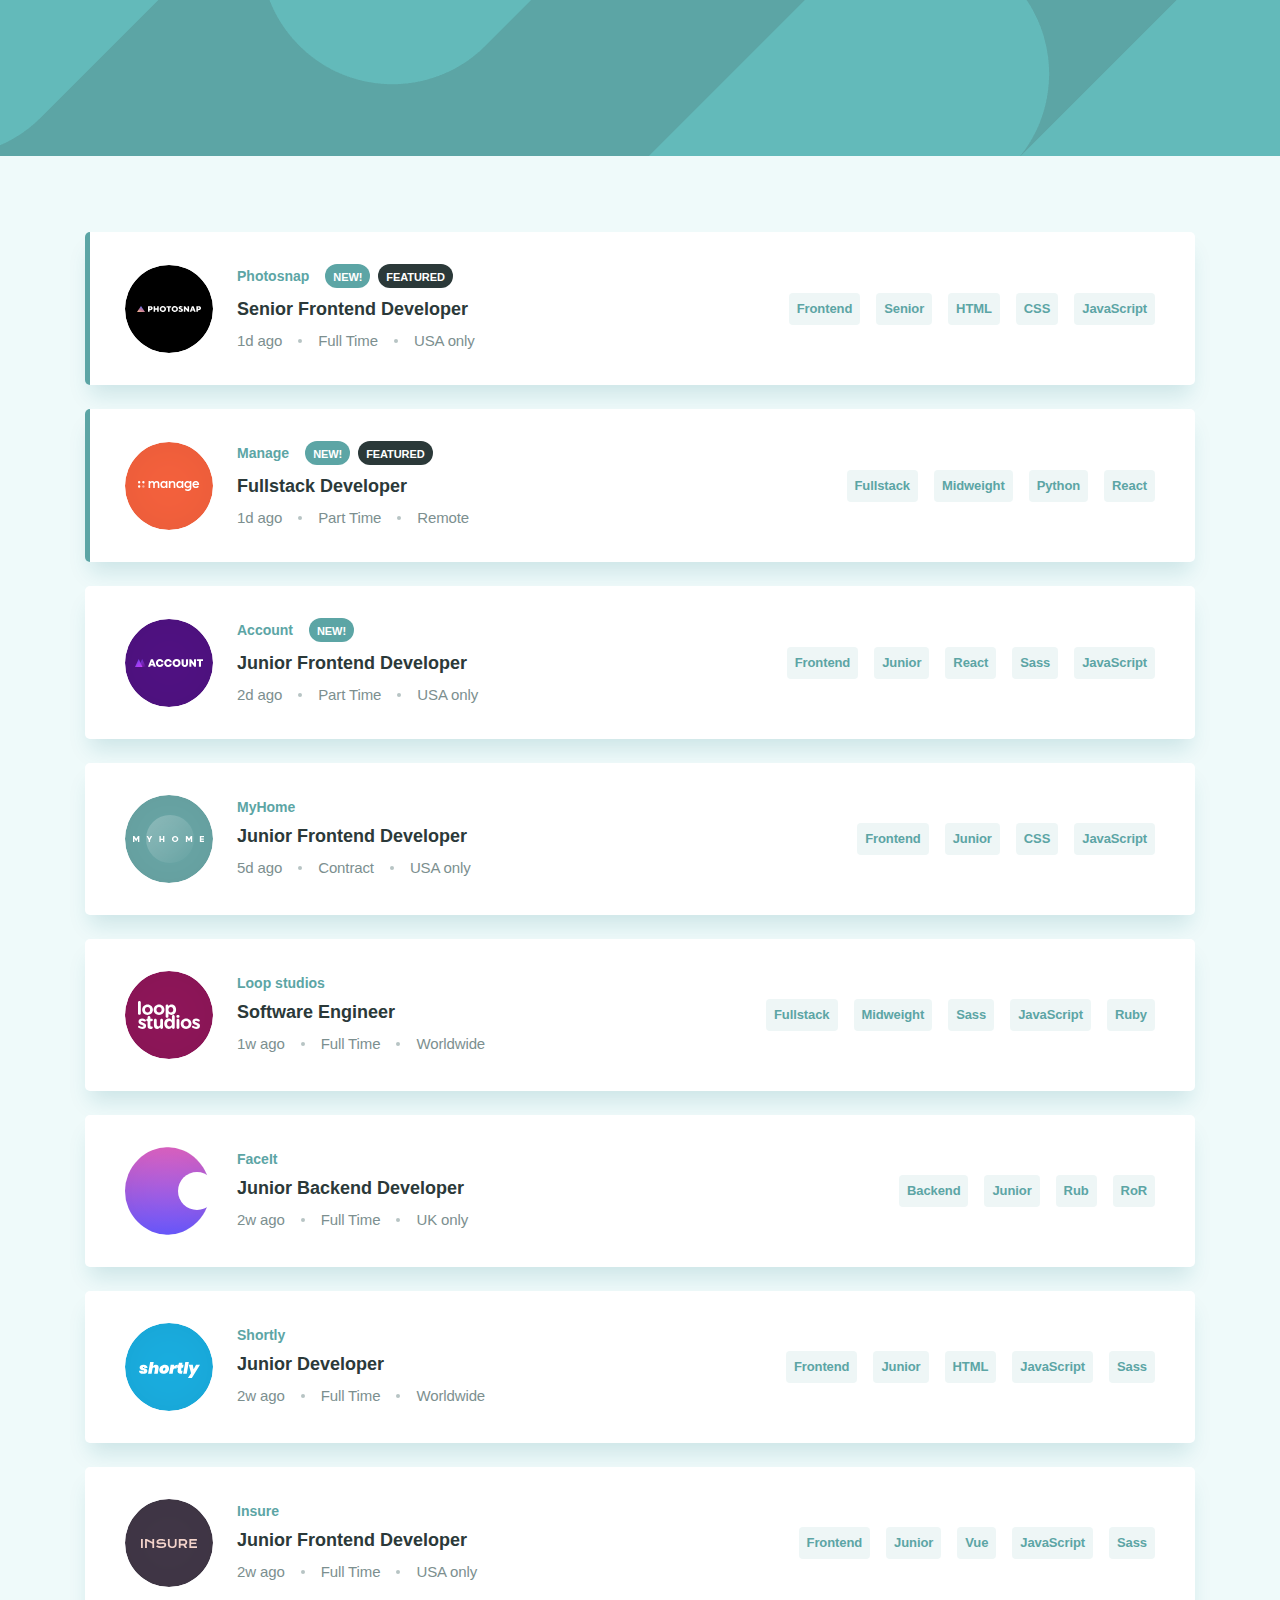
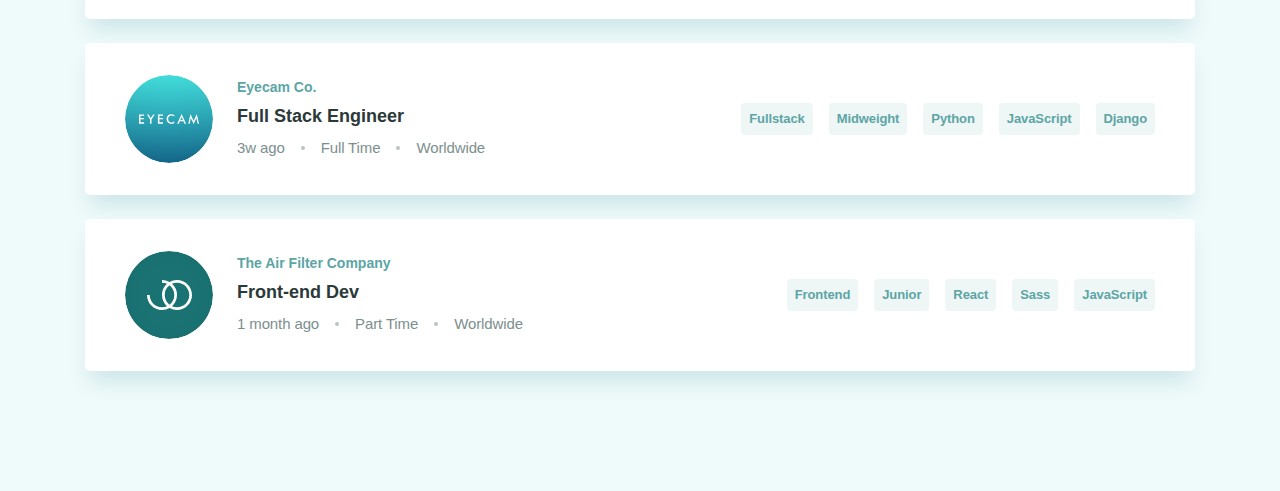
<file: index.html>
<!DOCTYPE html>
<html lang="en">
<head>
    <meta charset="UTF-8">
    <meta name="viewport" content="width=device-width, initial-scale=1.0">
    <title>Job-listings</title>
    <!-- STYLESHEETS -->
    <link rel="stylesheet" href="css/normalazie.css">
    <link rel="stylesheet" href="css/style.css">
</head>
<body>   
    <div class="site-header">
        
    </div>
    <!-- MAIN -->
    <main class="main-content">
        <div class="container">
            <ul class="job-listings">
                <li class="job-listings-item job-listings-item-featured">
                    <img class="job-listings-logo" src="img/photosnap.svg" alt="Photosnap" width="88" height="88">
                    <div class="job-listings-info">
                        <div class="job-listings-company-badges">
                            <div class="job-listings-company-name">Photosnap</div>
                            <div class="job-listings-badges">
                                <span class="job-listings-badges-item badge badge-green">New!</span>
                                <span class="job-listings-badges-item badge badge-black">Featured</span>

                            </div>
                        </div>
                        <h3 class="job-listings-position"><a href="#" class="job-listings-position-link">Senior Frontend Developer</a></h3>
                        <div class="job-listings-addl">
                            <div class="job-listings-addl-item">1d ago</div>
                            <div class="job-listings-addl-item">Full Time</div>
                            <div class="job-listings-addl-item">USA only</div>
                        </div>
                    </div>
                    <ul class="job-listings-tags">
                        <li class="job-listings-tag-item tag">Frontend</li>
                        <li class="job-listings-tag-item tag">Senior</li>
                        <li class="job-listings-tag-item tag">HTML</li>
                        <li class="job-listings-tag-item tag">CSS</li>
                        <li class="job-listings-tag-item tag">JavaScript</li>
                    </ul>
                </li>

                <li class="job-listings-item job-listings-item-featured">
                    <img class="job-listings-logo" src="img/manage.svg" alt="Manage" width="88" height="88">
                    <div class="job-listings-info">
                        <div class="job-listings-company-badges">
                            <div class="job-listings-company-name">Manage</div>
                            <div class="job-listings-badges">
                                <span class="job-listings-badges-item badge badge-green">New!</span>
                                <span class="job-listings-badges-item badge badge-black">Featured</span>

                            </div>
                        </div>
                        <h3 class="job-listings-position"><a href="#" class="job-listings-position-link">Fullstack Developer</a></h3>
                        <div class="job-listings-addl">
                            <div class="job-listings-addl-item">1d ago</div>
                            <div class="job-listings-addl-item">Part Time</div>
                            <div class="job-listings-addl-item">Remote</div>
                        </div>
                    </div>
                    <ul class="job-listings-tags">
                        <li class="job-listings-tag-item tag">Fullstack</li>
                        <li class="job-listings-tag-item tag">Midweight</li>
                        <li class="job-listings-tag-item tag">Python</li>
                        <li class="job-listings-tag-item tag">React</li>
                    </ul>
                </li>
                
                <li class="job-listings-item">
                    <img class="job-listings-logo" src="img/account.svg" alt="Account" width="88" height="88">
                    <div class="job-listings-info">
                        <div class="job-listings-company-badges">
                            <div class="job-listings-company-name">Account</div>
                            <div class="job-listings-badges">
                                <span class="job-listings-badges-item badge badge-green">New!</span>

                            </div>
                        </div>
                        <h3 class="job-listings-position"><a href="#" class="job-listings-position-link">Junior Frontend Developer</a></h3>
                        <div class="job-listings-addl">
                            <div class="job-listings-addl-item">2d ago</div>
                            <div class="job-listings-addl-item">Part Time</div>
                            <div class="job-listings-addl-item">USA only</div>
                        </div>
                    </div>
                    <ul class="job-listings-tags">
                        <li class="job-listings-tag-item tag">Frontend</li>
                        <li class="job-listings-tag-item tag">Junior</li>
                        <li class="job-listings-tag-item tag">React</li>
                        <li class="job-listings-tag-item tag">Sass</li>
                        <li class="job-listings-tag-item tag">JavaScript</li>
                    </ul>
                </li>
                
                <li class="job-listings-item">
                    <img class="job-listings-logo" src="img/myhome.svg" alt="My Home" width="88" height="88">
                    <div class="job-listings-info">
                        <div class="job-listings-company-badges">
                            <div class="job-listings-company-name">MyHome</div>
                        </div>
                        <h3 class="job-listings-position"><a href="#" class="job-listings-position-link">Junior Frontend Developer</a></h3>
                        <div class="job-listings-addl">
                            <div class="job-listings-addl-item">5d ago</div>
                            <div class="job-listings-addl-item">Contract</div>
                            <div class="job-listings-addl-item">USA only</div>
                        </div>
                    </div>
                    <ul class="job-listings-tags">
                        <li class="job-listings-tag-item tag">Frontend</li>
                        <li class="job-listings-tag-item tag">Junior</li>
                        <li class="job-listings-tag-item tag">CSS</li>
                        <li class="job-listings-tag-item tag">JavaScript</li>
                    </ul>
                </li>

                <li class="job-listings-item">
                    <img class="job-listings-logo" src="img/loop-studios.svg" alt="loop-studios" width="88" height="88">
                    <div class="job-listings-info">
                        <div class="job-listings-company-badges">
                            <div class="job-listings-company-name">Loop studios</div>
                        </div>
                        <h3 class="job-listings-position"><a href="#" class="job-listings-position-link">Software Engineer</a></h3>
                        <div class="job-listings-addl">
                            <div class="job-listings-addl-item">1w ago</div>
                            <div class="job-listings-addl-item">Full Time</div>
                            <div class="job-listings-addl-item">Worldwide</div>
                        </div>
                    </div>
                    <ul class="job-listings-tags">
                        <li class="job-listings-tag-item tag">Fullstack</li>
                        <li class="job-listings-tag-item tag">Midweight</li>
                        <li class="job-listings-tag-item tag">Sass</li>
                        <li class="job-listings-tag-item tag">JavaScript</li>
                        <li class="job-listings-tag-item tag">Ruby</li>

                    </ul>
                </li>

                <li class="job-listings-item">
                    <img class="job-listings-logo" src="img/faceit.svg" alt="Face IT" width="88" height="88">
                    <div class="job-listings-info">
                        <div class="job-listings-company-badges">
                            <div class="job-listings-company-name">FaceIt</div>
                        </div>
                        <h3 class="job-listings-position"><a href="#" class="job-listings-position-link">Junior Backend Developer</a></h3>
                        <div class="job-listings-addl">
                            <div class="job-listings-addl-item">2w ago</div>
                            <div class="job-listings-addl-item">Full Time</div>
                            <div class="job-listings-addl-item">UK only</div>
                        </div>
                    </div>
                    <ul class="job-listings-tags">
                        <li class="job-listings-tag-item tag">Backend</li>
                        <li class="job-listings-tag-item tag">Junior</li>
                        <li class="job-listings-tag-item tag">Rub</li>
                        <li class="job-listings-tag-item tag">RoR</li>
                    </ul>
                </li>

                <li class="job-listings-item">
                    <img class="job-listings-logo" src="img/shortly.svg" alt="Shortly" width="88" height="88">
                    <div class="job-listings-info">
                        <div class="job-listings-company-badges">
                            <div class="job-listings-company-name">Shortly</div>
                        </div>
                        <h3 class="job-listings-position"><a href="#" class="job-listings-position-link">Junior Developer</a></h3>
                        <div class="job-listings-addl">
                            <div class="job-listings-addl-item">2w ago</div>
                            <div class="job-listings-addl-item">Full Time</div>
                            <div class="job-listings-addl-item">Worldwide</div>
                        </div>
                    </div>
                    <ul class="job-listings-tags">
                        <li class="job-listings-tag-item tag">Frontend</li>
                        <li class="job-listings-tag-item tag">Junior</li>
                        <li class="job-listings-tag-item tag">HTML</li>
                        <li class="job-listings-tag-item tag">JavaScript</li>
                        <li class="job-listings-tag-item tag">Sass</li>
                    </ul>
                </li>

                <li class="job-listings-item">
                    <img class="job-listings-logo" src="img/inshure.svg" alt="Insure" width="88" height="88">
                    <div class="job-listings-info">
                        <div class="job-listings-company-badges">
                            <div class="job-listings-company-name">Insure</div>
                        </div>
                        <h3 class="job-listings-position"><a href="#" class="job-listings-position-link">Junior Frontend Developer</a></h3>
                        <div class="job-listings-addl">
                            <div class="job-listings-addl-item">2w ago</div>
                            <div class="job-listings-addl-item">Full Time</div>
                            <div class="job-listings-addl-item">USA only</div>
                        </div>
                    </div>
                    <ul class="job-listings-tags">
                        <li class="job-listings-tag-item tag">Frontend</li>
                        <li class="job-listings-tag-item tag">Junior</li>
                        <li class="job-listings-tag-item tag">Vue</li>
                        <li class="job-listings-tag-item tag">JavaScript</li>
                        <li class="job-listings-tag-item tag">Sass</li>
                    </ul>
                </li>

                <li class="job-listings-item">
                    <img class="job-listings-logo" src="img/eyecam.svg" alt="Eyecam" width="88" height="88">
                    <div class="job-listings-info">
                        <div class="job-listings-company-badges">
                            <div class="job-listings-company-name">Eyecam Co.</div>
                        </div>
                        <h3 class="job-listings-position"><a href="#" class="job-listings-position-link">Full Stack Engineer</a></h3>
                        <div class="job-listings-addl">
                            <div class="job-listings-addl-item">3w ago</div>
                            <div class="job-listings-addl-item">Full Time</div>
                            <div class="job-listings-addl-item">Worldwide</div>
                        </div>
                    </div>
                    <ul class="job-listings-tags">
                        <li class="job-listings-tag-item tag">Fullstack</li>
                        <li class="job-listings-tag-item tag">Midweight</li>
                        <li class="job-listings-tag-item tag">Python</li>
                        <li class="job-listings-tag-item tag">JavaScript</li>
                        <li class="job-listings-tag-item tag">Django</li>
                    </ul>
                </li>

                <li class="job-listings-item">
                    <img class="job-listings-logo" src="img/air-filter.svg" alt="air-filter" width="88" height="88">
                    <div class="job-listings-info">
                        <div class="job-listings-company-badges">
                            <div class="job-listings-company-name">The Air Filter Company</div>
                        </div>
                        <h3 class="job-listings-position"><a href="#" class="job-listings-position-link">Front-end Dev</a></h3>
                        <div class="job-listings-addl">
                            <div class="job-listings-addl-item">1 month ago</div>
                            <div class="job-listings-addl-item">Part Time</div>
                            <div class="job-listings-addl-item">Worldwide</div>
                        </div>
                    </div>
                    <ul class="job-listings-tags">
                        <li class="job-listings-tag-item tag">Frontend</li>
                        <li class="job-listings-tag-item tag">Junior</li>
                        <li class="job-listings-tag-item tag">React</li>
                        <li class="job-listings-tag-item tag">Sass</li>
                        <li class="job-listings-tag-item tag">JavaScript</li>
                    </ul>
                </li>
            </ul>
        </div>
    </main>
</body>
</html>
</file>
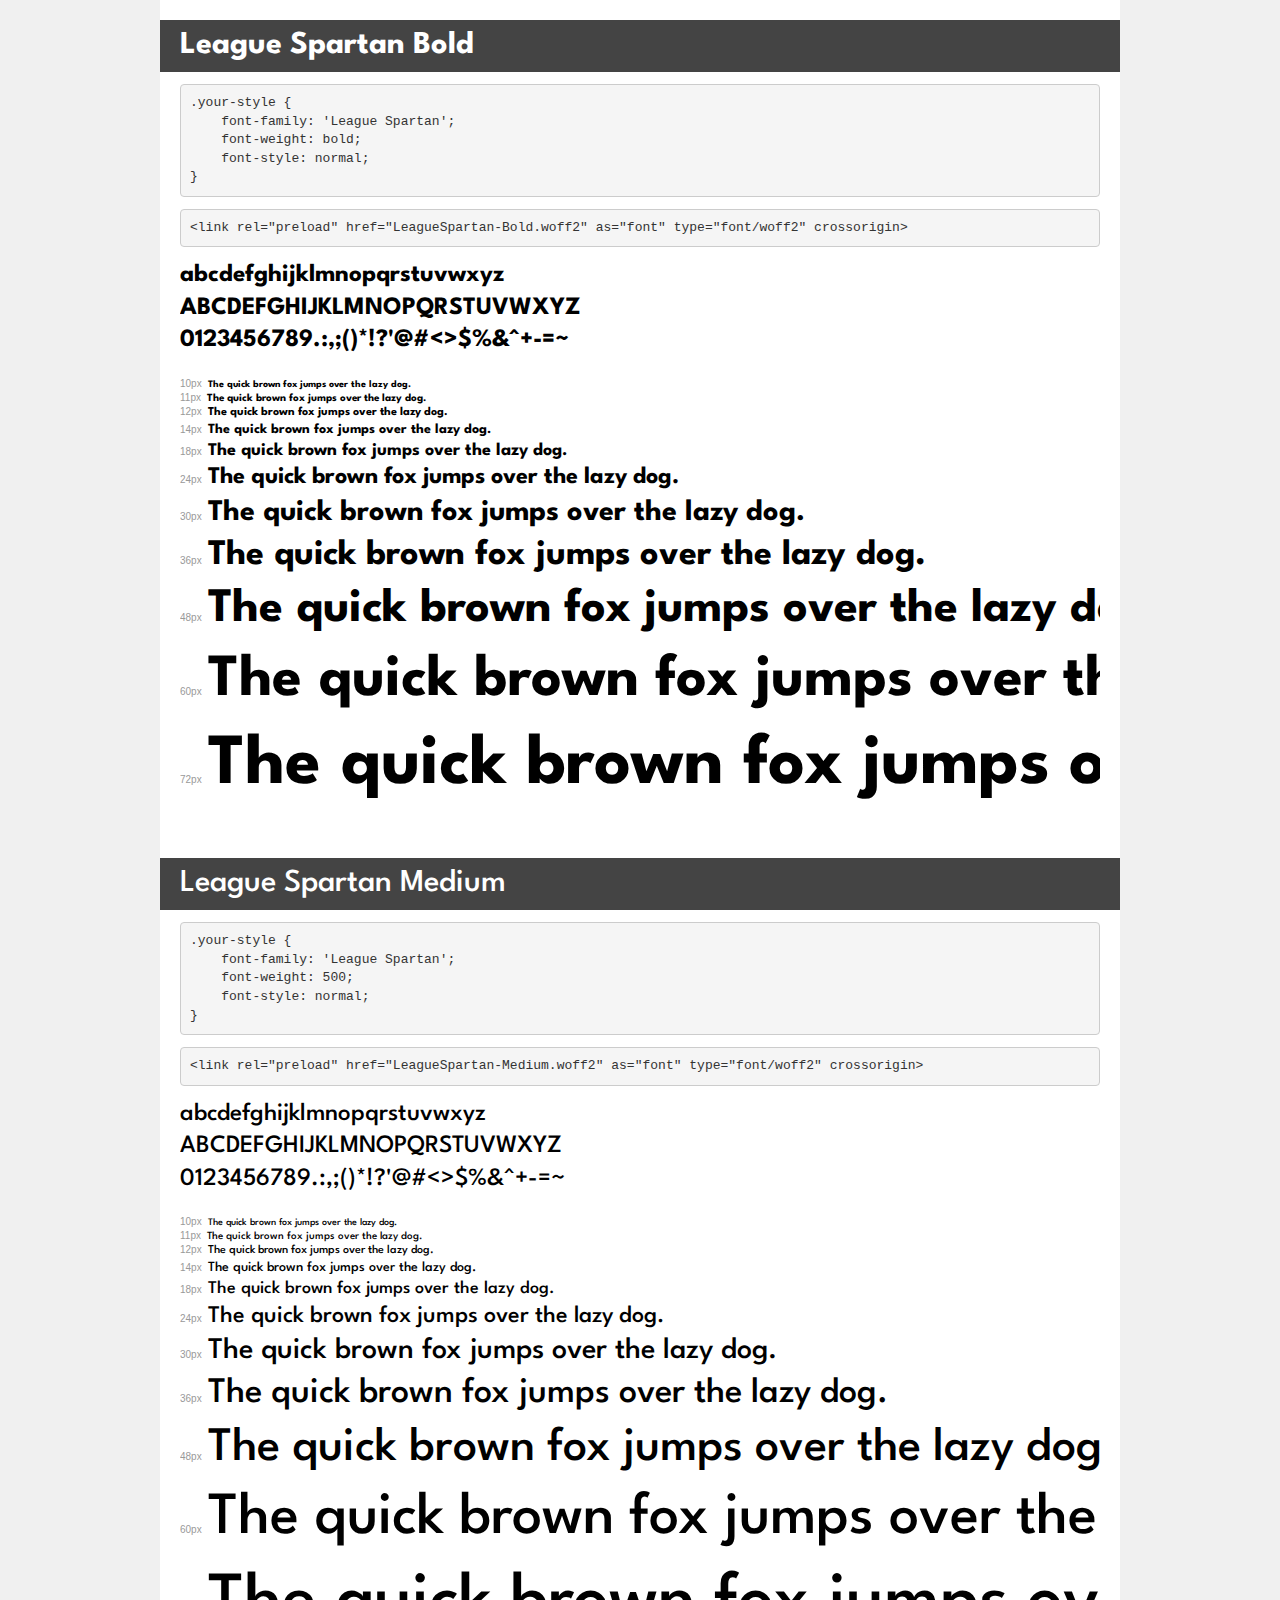
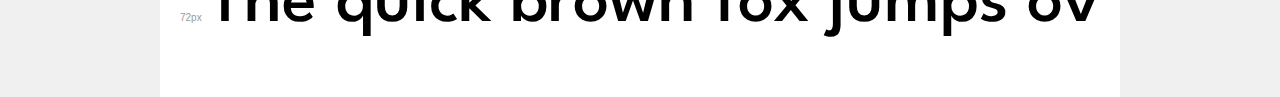
<file: fonts/demo.html>
<!DOCTYPE html>
<html lang="en">
<head>
    <meta charset="utf-8">
    <meta http-equiv="X-UA-Compatible" content="IE=edge">
    <meta name="viewport" content="width=device-width, initial-scale=1">
    <meta name="robots" content="noindex, noarchive">
    <meta name="format-detection" content="telephone=no">
    <title>Transfonter demo</title>
    <link href="stylesheet.css" rel="stylesheet">
    <style>
        /*
        http://meyerweb.com/eric/tools/css/reset/
        v2.0 | 20110126
        License: none (public domain)
        */
        html, body, div, span, applet, object, iframe,
        h1, h2, h3, h4, h5, h6, p, blockquote, pre,
        a, abbr, acronym, address, big, cite, code,
        del, dfn, em, img, ins, kbd, q, s, samp,
        small, strike, strong, sub, sup, tt, var,
        b, u, i, center,
        dl, dt, dd, ol, ul, li,
        fieldset, form, label, legend,
        table, caption, tbody, tfoot, thead, tr, th, td,
        article, aside, canvas, details, embed,
        figure, figcaption, footer, header, hgroup,
        menu, nav, output, ruby, section, summary,
        time, mark, audio, video {
            margin: 0;
            padding: 0;
            border: 0;
            font-size: 100%;
            font: inherit;
            vertical-align: baseline;
        }
        /* HTML5 display-role reset for older browsers */
        article, aside, details, figcaption, figure,
        footer, header, hgroup, menu, nav, section {
            display: block;
        }
        body {
            line-height: 1;
        }
        ol, ul {
            list-style: none;
        }
        blockquote, q {
            quotes: none;
        }
        blockquote:before, blockquote:after,
        q:before, q:after {
            content: '';
            content: none;
        }
        table {
            border-collapse: collapse;
            border-spacing: 0;
        }
        /* demo styles */
        body {
            background: #f0f0f0;
            color: #000;
        }
        .page {
            background: #fff;
            width: 920px;
            margin: 0 auto;
            padding: 20px 20px 0 20px;
            overflow: hidden;
        }
        .font-container {
            overflow-x: auto;
            overflow-y: hidden;
            margin-bottom: 40px;
            line-height: 1.3;
            white-space: nowrap;
            padding-bottom: 5px;
        }
        h1 {
            position: relative;
            background: #444;
            font-size: 32px;
            color: #fff;
            padding: 10px 20px;
            margin: 0 -20px 12px -20px;
        }
        .letters {
            font-size: 25px;
            margin-bottom: 20px;
        }
        .s10:before {
            content: '10px';
        }
        .s11:before {
            content: '11px';
        }
        .s12:before {
            content: '12px';
        }
        .s14:before {
            content: '14px';
        }
        .s18:before {
            content: '18px';
        }
        .s24:before {
            content: '24px';
        }
        .s30:before {
            content: '30px';
        }
        .s36:before {
            content: '36px';
        }
        .s48:before {
            content: '48px';
        }
        .s60:before {
            content: '60px';
        }
        .s72:before {
            content: '72px';
        }
        .s10:before, .s11:before, .s12:before, .s14:before,
        .s18:before, .s24:before, .s30:before, .s36:before,
        .s48:before, .s60:before, .s72:before {
            font-family: Arial, sans-serif;
            font-size: 10px;
            font-weight: normal;
            font-style: normal;
            color: #999;
            padding-right: 6px;
        }
        pre {
            display: block;
            padding: 9px;
            margin: 0 0 12px;
            font-family: Monaco, Menlo, Consolas, "Courier New", monospace;
            font-size: 13px;
            line-height: 1.428571429;
            color: #333;
            font-weight: normal;
            font-style: normal;
            background-color: #f5f5f5;
            border: 1px solid #ccc;
            overflow-x: auto;
            border-radius: 4px;
        }
        /* responsive */
        @media (max-width: 959px) {
            .page {
                width: auto;
                margin: 0;
            }
        }
    </style>
</head>
<body>
<div class="page">
    <div class="demo">
        <h1 style="font-family: 'League Spartan'; font-weight: bold; font-style: normal;">League Spartan Bold</h1>
        <pre title="Usage">.your-style {
    font-family: 'League Spartan';
    font-weight: bold;
    font-style: normal;
}</pre>
        <pre title="Preload (optional)">
&lt;link rel=&quot;preload&quot; href=&quot;LeagueSpartan-Bold.woff2&quot; as=&quot;font&quot; type=&quot;font/woff2&quot; crossorigin&gt;</pre>
        <div class="font-container" style="font-family: 'League Spartan'; font-weight: bold; font-style: normal;">
            <p class="letters">
                abcdefghijklmnopqrstuvwxyz<br>
ABCDEFGHIJKLMNOPQRSTUVWXYZ<br>
                0123456789.:,;()*!?'@#&lt;&gt;$%&^+-=~
            </p>
            <p class="s10" style="font-size: 10px;">The quick brown fox jumps over the lazy dog.</p>
            <p class="s11" style="font-size: 11px;">The quick brown fox jumps over the lazy dog.</p>
            <p class="s12" style="font-size: 12px;">The quick brown fox jumps over the lazy dog.</p>
            <p class="s14" style="font-size: 14px;">The quick brown fox jumps over the lazy dog.</p>
            <p class="s18" style="font-size: 18px;">The quick brown fox jumps over the lazy dog.</p>
            <p class="s24" style="font-size: 24px;">The quick brown fox jumps over the lazy dog.</p>
            <p class="s30" style="font-size: 30px;">The quick brown fox jumps over the lazy dog.</p>
            <p class="s36" style="font-size: 36px;">The quick brown fox jumps over the lazy dog.</p>
            <p class="s48" style="font-size: 48px;">The quick brown fox jumps over the lazy dog.</p>
            <p class="s60" style="font-size: 60px;">The quick brown fox jumps over the lazy dog.</p>
            <p class="s72" style="font-size: 72px;">The quick brown fox jumps over the lazy dog.</p>
        </div>
    </div>

    <div class="demo">
        <h1 style="font-family: 'League Spartan'; font-weight: 500; font-style: normal;">League Spartan Medium</h1>
        <pre title="Usage">.your-style {
    font-family: 'League Spartan';
    font-weight: 500;
    font-style: normal;
}</pre>
        <pre title="Preload (optional)">
&lt;link rel=&quot;preload&quot; href=&quot;LeagueSpartan-Medium.woff2&quot; as=&quot;font&quot; type=&quot;font/woff2&quot; crossorigin&gt;</pre>
        <div class="font-container" style="font-family: 'League Spartan'; font-weight: 500; font-style: normal;">
            <p class="letters">
                abcdefghijklmnopqrstuvwxyz<br>
ABCDEFGHIJKLMNOPQRSTUVWXYZ<br>
                0123456789.:,;()*!?'@#&lt;&gt;$%&^+-=~
            </p>
            <p class="s10" style="font-size: 10px;">The quick brown fox jumps over the lazy dog.</p>
            <p class="s11" style="font-size: 11px;">The quick brown fox jumps over the lazy dog.</p>
            <p class="s12" style="font-size: 12px;">The quick brown fox jumps over the lazy dog.</p>
            <p class="s14" style="font-size: 14px;">The quick brown fox jumps over the lazy dog.</p>
            <p class="s18" style="font-size: 18px;">The quick brown fox jumps over the lazy dog.</p>
            <p class="s24" style="font-size: 24px;">The quick brown fox jumps over the lazy dog.</p>
            <p class="s30" style="font-size: 30px;">The quick brown fox jumps over the lazy dog.</p>
            <p class="s36" style="font-size: 36px;">The quick brown fox jumps over the lazy dog.</p>
            <p class="s48" style="font-size: 48px;">The quick brown fox jumps over the lazy dog.</p>
            <p class="s60" style="font-size: 60px;">The quick brown fox jumps over the lazy dog.</p>
            <p class="s72" style="font-size: 72px;">The quick brown fox jumps over the lazy dog.</p>
        </div>
    </div>

</div>
</body>
</html>
</file>
<file: css/style.css>
:root{
    --green:#5CA5A5;
    --light-green:rgba(92, 165, 165,0.1);
    --black:#2B3939;
    --blurry-green:#7C8F8F;
    --body-bg: #EFFAFA;
}

@font-face {
    font-family: 'League Spartan';
    src: url('LeagueSpartan-Bold.woff2') format('woff2'),
        url('LeagueSpartan-Bold.woff') format('woff');
    font-weight: bold;
    font-style: normal;
    font-display: swap;
}

@font-face {
    font-family: 'League Spartan';
    src: url('LeagueSpartan-Medium.woff2') format('woff2'),
        url('LeagueSpartan-Medium.woff') format('woff');
    font-weight: 500;
    font-style: normal;
    font-display: swap;
}

html{
    box-sizing:border-box;
    height: 100%;
    scroll-behavior: smooth;
}

*,
*::before,
*::after{
    box-sizing:inherit;
}

body{
    display: flex;
    flex-direction: column;
    height: 100%;
    padding:0;
    margin:0;
    font-family:"Spartan", sans-serif;
    font-size:18px;
    line-height: 24px;
    background-color: var(--body-bg);
    color:var(--black);
}
img{
    max-width: 100%;
    height: auto;
}
/* BADGE */
.badge {
    display: inline-block;
    padding: 6px 8px 4px;
    border-radius: 12px;
    font-size: 11px;
    line-height: 14px;
    font-weight: 700;
    letter-spacing: -0.08px;
    text-align: center;
    text-transform: uppercase;
}
.badge-green {
    background-color:var(--green);
    color:#fff;
}
.badge-black {
    background-color:var(--black);
    color:#fff;
}
/* TAGS */
.tag{
    display: inline-block;
    padding: 4px 8px;
    border-radius:4px;
    background-color:var(--light-green);
    font-size: 13px;
    line-height: 24px;
    font-weight: 700;
    letter-spacing: -0.1px;
    color:var(--green);
}
/* CONTAINER */
.container{
    width: 100%;
    max-width: 1150px;
    padding-left: 20px;
    padding-right: 20px;
    margin-right: auto;
    margin-left: auto;
}

/* MAIN_CONTENT */
.main-content{
    flex-grow: 1;
    padding-top: 76px;
    padding-bottom: 120px;
}
/* SITE-HEADER   */
.site-header{
    min-height: 156px;
    background-color:var(--green);
    background-image: url("../img/CombinedShape.png");
    background-position: center center;
    background-size: auto 100%;
}

/* JOB-LISTINGS */
.job-listings {
    padding: 0;
    margin:0;
    list-style: none;
}
.job-listings-item:not(:last-child) {
    margin-bottom: 24px;
}
.job-listings-item {
    display: flex;
    align-items: center;
    padding: 32px 40px 32px 35px;
    border-left: 5px solid transparent;
    border-radius: 5px;
    background-color:#fff;
    box-shadow: 0px 15px 20px -5px rgba(13, 113, 130, 0.15);
}
.job-listings-item-featured{
    border-left-color:var(--green);
}
.job-listings-logo {
    width: 88px;
    height: 88px;
    margin-right: 24px;
    object-fit: cover;
    border-radius: 50%;
}
.job-listings-info {
    flex-grow: 1;
    margin-right: 24px;
}
.job-listings-company-badges {
    display: flex;
    align-items: center;
    margin-bottom: 8px;
}
.job-listings-company-name {
    color:var(--green);
    font-size: 14px;
    line-height: 16px;
    font-weight: 700;
    margin-right: 16px;
}
.job-listings-badges {
    display: flex;
}
.job-listings-badges-item:not(:last-child) {
    margin-right: 8px;
}

.job-listings-position {
    margin-top: 0;
    margin-bottom: 8px;
}
.job-listings-position-link {
    color:var(--black);
    text-decoration: none;
    line-height: 24px;
    font-size: 18px;
    font-weight: 700;
}
.job-listings-position-link:hover {
    color:var(--green);
}
.job-listings-addl {
    display: flex;
    align-items: center;
    font-weight: 500;
    font-size: 15px;
    letter-spacing: -0.12px;
    color:var(--blurry-green);
}
.job-listings-addl-item:not(:last-child) {
    position: relative;
    margin-right: 36px;
}
.job-listings-addl-item:not(:last-child)::after {
    position: absolute;
    right: -20px;
    top: 50%;
    transform: translateY(-50%);
    width: 4px;
    height: 4px;
    border-radius: 50%;
    background-color:#B7C4C4;
    content:'';
}
.job-listings-tags {
    flex-grow: 1;
    display: flex;
    align-items: center;
    justify-content: flex-end;
    padding: 0;
    margin: 0;
    list-style: none;

}
.job-listings-tag-item:not(:last-child) {
    margin-right: 16px;
}
</file>
<file: fonts/stylesheet.css>
@font-face {
    font-family: 'League Spartan';
    src: url('LeagueSpartan-Bold.woff2') format('woff2'),
        url('LeagueSpartan-Bold.woff') format('woff');
    font-weight: bold;
    font-style: normal;
    font-display: swap;
}

@font-face {
    font-family: 'League Spartan';
    src: url('LeagueSpartan-Medium.woff2') format('woff2'),
        url('LeagueSpartan-Medium.woff') format('woff');
    font-weight: 500;
    font-style: normal;
    font-display: swap;
}
</file>
<file: css/normalazie.css>
/*! normalize.css v8.0.1 | MIT License | github.com/necolas/normalize.css */

/* Document
   ========================================================================== */

/**
 * 1. Correct the line height in all browsers.
 * 2. Prevent adjustments of font size after orientation changes in iOS.
 */

 html {
    line-height: 1.15; /* 1 */
    -webkit-text-size-adjust: 100%; /* 2 */
  }
  
  /* Sections
     ========================================================================== */
  
  /**
   * Remove the margin in all browsers.
   */
  
  body {
    margin: 0;
  }
  
  /**
   * Render the `main` element consistently in IE.
   */
  
  main {
    display: block;
  }
  
  /**
   * Correct the font size and margin on `h1` elements within `section` and
   * `article` contexts in Chrome, Firefox, and Safari.
   */
  
  h1 {
    font-size: 2em;
    margin: 0.67em 0;
  }
  
  /* Grouping content
     ========================================================================== */
  
  /**
   * 1. Add the correct box sizing in Firefox.
   * 2. Show the overflow in Edge and IE.
   */
  
  hr {
    box-sizing: content-box; /* 1 */
    height: 0; /* 1 */
    overflow: visible; /* 2 */
  }
  
  /**
   * 1. Correct the inheritance and scaling of font size in all browsers.
   * 2. Correct the odd `em` font sizing in all browsers.
   */
  
  pre {
    font-family: monospace, monospace; /* 1 */
    font-size: 1em; /* 2 */
  }
  
  /* Text-level semantics
     ========================================================================== */
  
  /**
   * Remove the gray background on active links in IE 10.
   */
  
  a {
    background-color: transparent;
  }
  
  /**
   * 1. Remove the bottom border in Chrome 57-
   * 2. Add the correct text decoration in Chrome, Edge, IE, Opera, and Safari.
   */
  
  abbr[title] {
    border-bottom: none; /* 1 */
    text-decoration: underline; /* 2 */
    text-decoration: underline dotted; /* 2 */
  }
  
  /**
   * Add the correct font weight in Chrome, Edge, and Safari.
   */
  
  b,
  strong {
    font-weight: bolder;
  }
  
  /**
   * 1. Correct the inheritance and scaling of font size in all browsers.
   * 2. Correct the odd `em` font sizing in all browsers.
   */
  
  code,
  kbd,
  samp {
    font-family: monospace, monospace; /* 1 */
    font-size: 1em; /* 2 */
  }
  
  /**
   * Add the correct font size in all browsers.
   */
  
  small {
    font-size: 80%;
  }
  
  /**
   * Prevent `sub` and `sup` elements from affecting the line height in
   * all browsers.
   */
  
  sub,
  sup {
    font-size: 75%;
    line-height: 0;
    position: relative;
    vertical-align: baseline;
  }
  
  sub {
    bottom: -0.25em;
  }
  
  sup {
    top: -0.5em;
  }
  
  /* Embedded content
     ========================================================================== */
  
  /**
   * Remove the border on images inside links in IE 10.
   */
  
  img {
    border-style: none;
  }
  
  /* Forms
     ========================================================================== */
  
  /**
   * 1. Change the font styles in all browsers.
   * 2. Remove the margin in Firefox and Safari.
   */
  
  button,
  input,
  optgroup,
  select,
  textarea {
    font-family: inherit; /* 1 */
    font-size: 100%; /* 1 */
    line-height: 1.15; /* 1 */
    margin: 0; /* 2 */
  }
  
  /**
   * Show the overflow in IE.
   * 1. Show the overflow in Edge.
   */
  
  button,
  input { /* 1 */
    overflow: visible;
  }
  
  /**
   * Remove the inheritance of text transform in Edge, Firefox, and IE.
   * 1. Remove the inheritance of text transform in Firefox.
   */
  
  button,
  select { /* 1 */
    text-transform: none;
  }
  
  /**
   * Correct the inability to style clickable types in iOS and Safari.
   */
  
  button,
  [type="button"],
  [type="reset"],
  [type="submit"] {
    -webkit-appearance: button;
  }
  
  /**
   * Remove the inner border and padding in Firefox.
   */
  
  button::-moz-focus-inner,
  [type="button"]::-moz-focus-inner,
  [type="reset"]::-moz-focus-inner,
  [type="submit"]::-moz-focus-inner {
    border-style: none;
    padding: 0;
  }
  
  /**
   * Restore the focus styles unset by the previous rule.
   */
  
  button:-moz-focusring,
  [type="button"]:-moz-focusring,
  [type="reset"]:-moz-focusring,
  [type="submit"]:-moz-focusring {
    outline: 1px dotted ButtonText;
  }
  
  /**
   * Correct the padding in Firefox.
   */
  
  fieldset {
    padding: 0.35em 0.75em 0.625em;
  }
  
  /**
   * 1. Correct the text wrapping in Edge and IE.
   * 2. Correct the color inheritance from `fieldset` elements in IE.
   * 3. Remove the padding so developers are not caught out when they zero out
   *    `fieldset` elements in all browsers.
   */
  
  legend {
    box-sizing: border-box; /* 1 */
    color: inherit; /* 2 */
    display: table; /* 1 */
    max-width: 100%; /* 1 */
    padding: 0; /* 3 */
    white-space: normal; /* 1 */
  }
  
  /**
   * Add the correct vertical alignment in Chrome, Firefox, and Opera.
   */
  
  progress {
    vertical-align: baseline;
  }
  
  /**
   * Remove the default vertical scrollbar in IE 10+.
   */
  
  textarea {
    overflow: auto;
  }
  
  /**
   * 1. Add the correct box sizing in IE 10.
   * 2. Remove the padding in IE 10.
   */
  
  [type="checkbox"],
  [type="radio"] {
    box-sizing: border-box; /* 1 */
    padding: 0; /* 2 */
  }
  
  /**
   * Correct the cursor style of increment and decrement buttons in Chrome.
   */
  
  [type="number"]::-webkit-inner-spin-button,
  [type="number"]::-webkit-outer-spin-button {
    height: auto;
  }
  
  /**
   * 1. Correct the odd appearance in Chrome and Safari.
   * 2. Correct the outline style in Safari.
   */
  
  [type="search"] {
    -webkit-appearance: textfield; /* 1 */
    outline-offset: -2px; /* 2 */
  }
  
  /**
   * Remove the inner padding in Chrome and Safari on macOS.
   */
  
  [type="search"]::-webkit-search-decoration {
    -webkit-appearance: none;
  }
  
  /**
   * 1. Correct the inability to style clickable types in iOS and Safari.
   * 2. Change font properties to `inherit` in Safari.
   */
  
  ::-webkit-file-upload-button {
    -webkit-appearance: button; /* 1 */
    font: inherit; /* 2 */
  }
  
  /* Interactive
     ========================================================================== */
  
  /*
   * Add the correct display in Edge, IE 10+, and Firefox.
   */
  
  details {
    display: block;
  }
  
  /*
   * Add the correct display in all browsers.
   */
  
  summary {
    display: list-item;
  }
  
  /* Misc
     ========================================================================== */
  
  /**
   * Add the correct display in IE 10+.
   */
  
  template {
    display: none;
  }
  
  /**
   * Add the correct display in IE 10.
   */
  
  [hidden] {
    display: none;
  }
</file>
